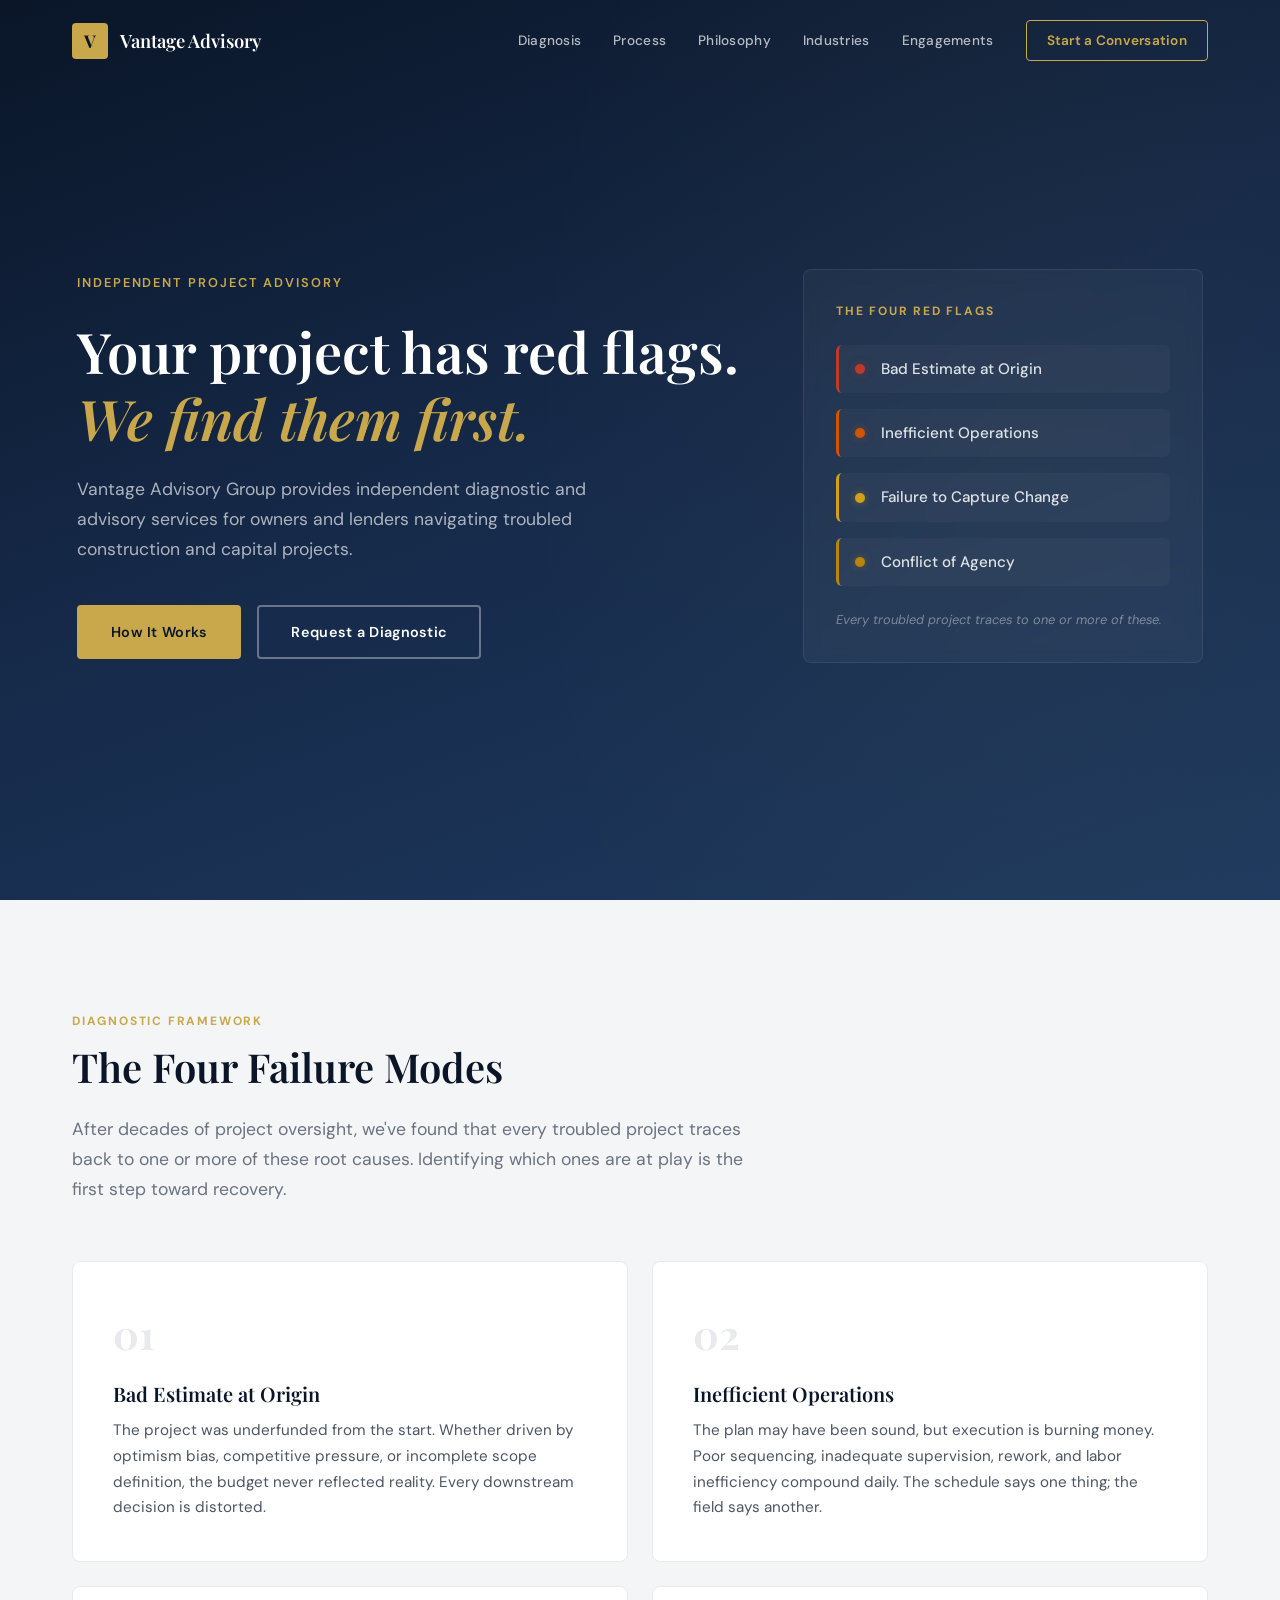
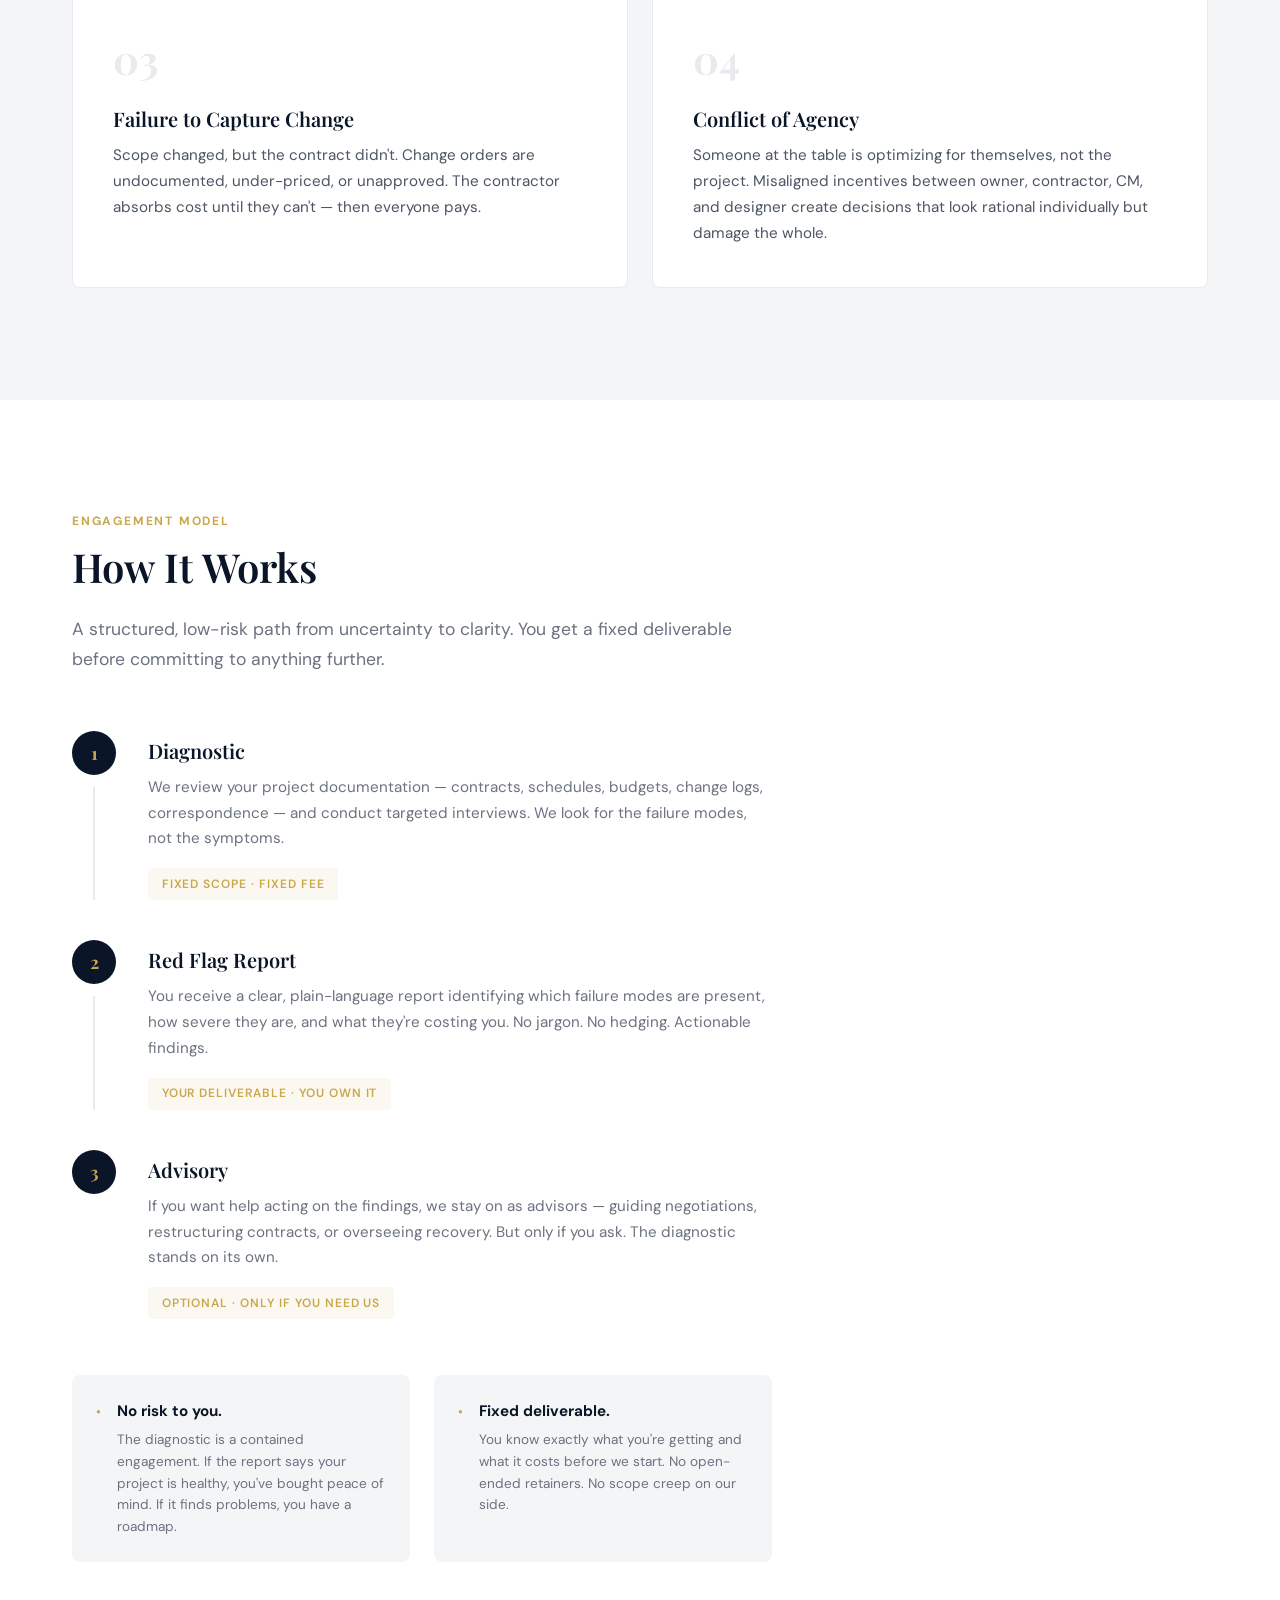
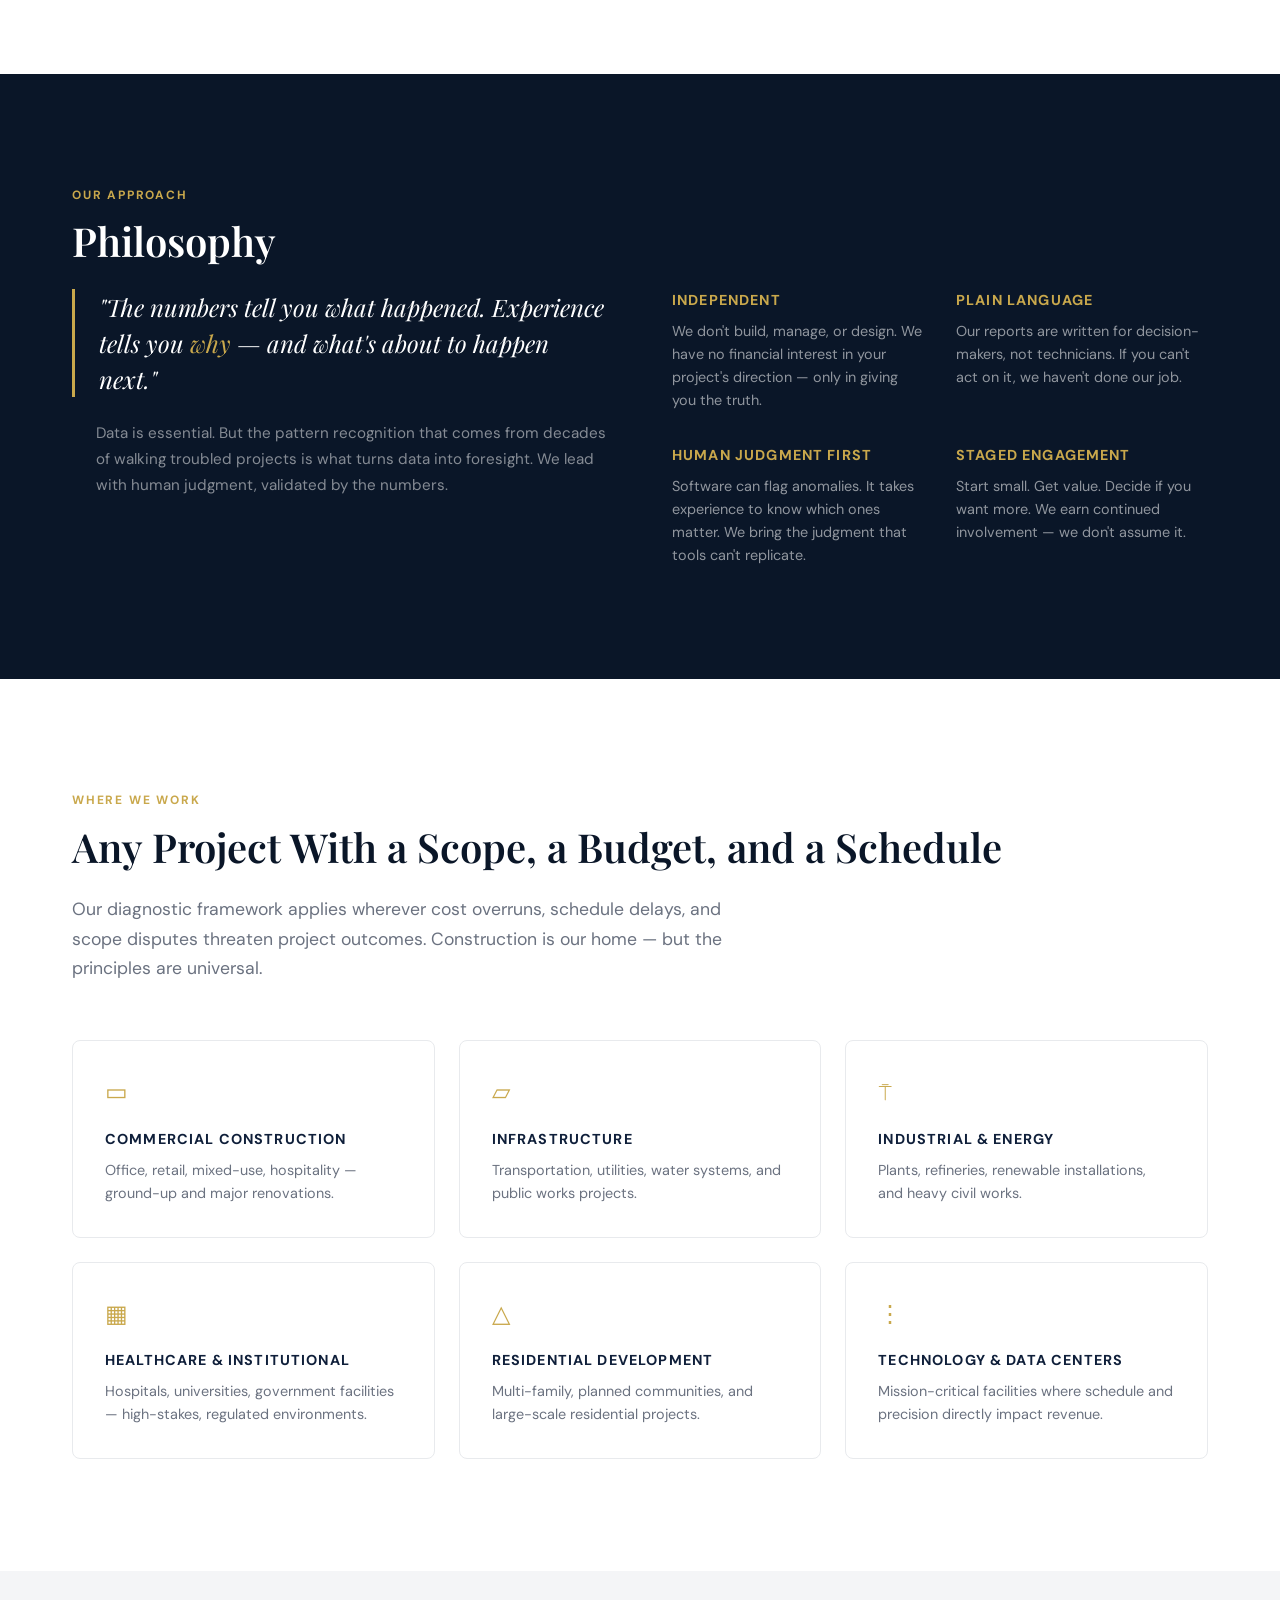
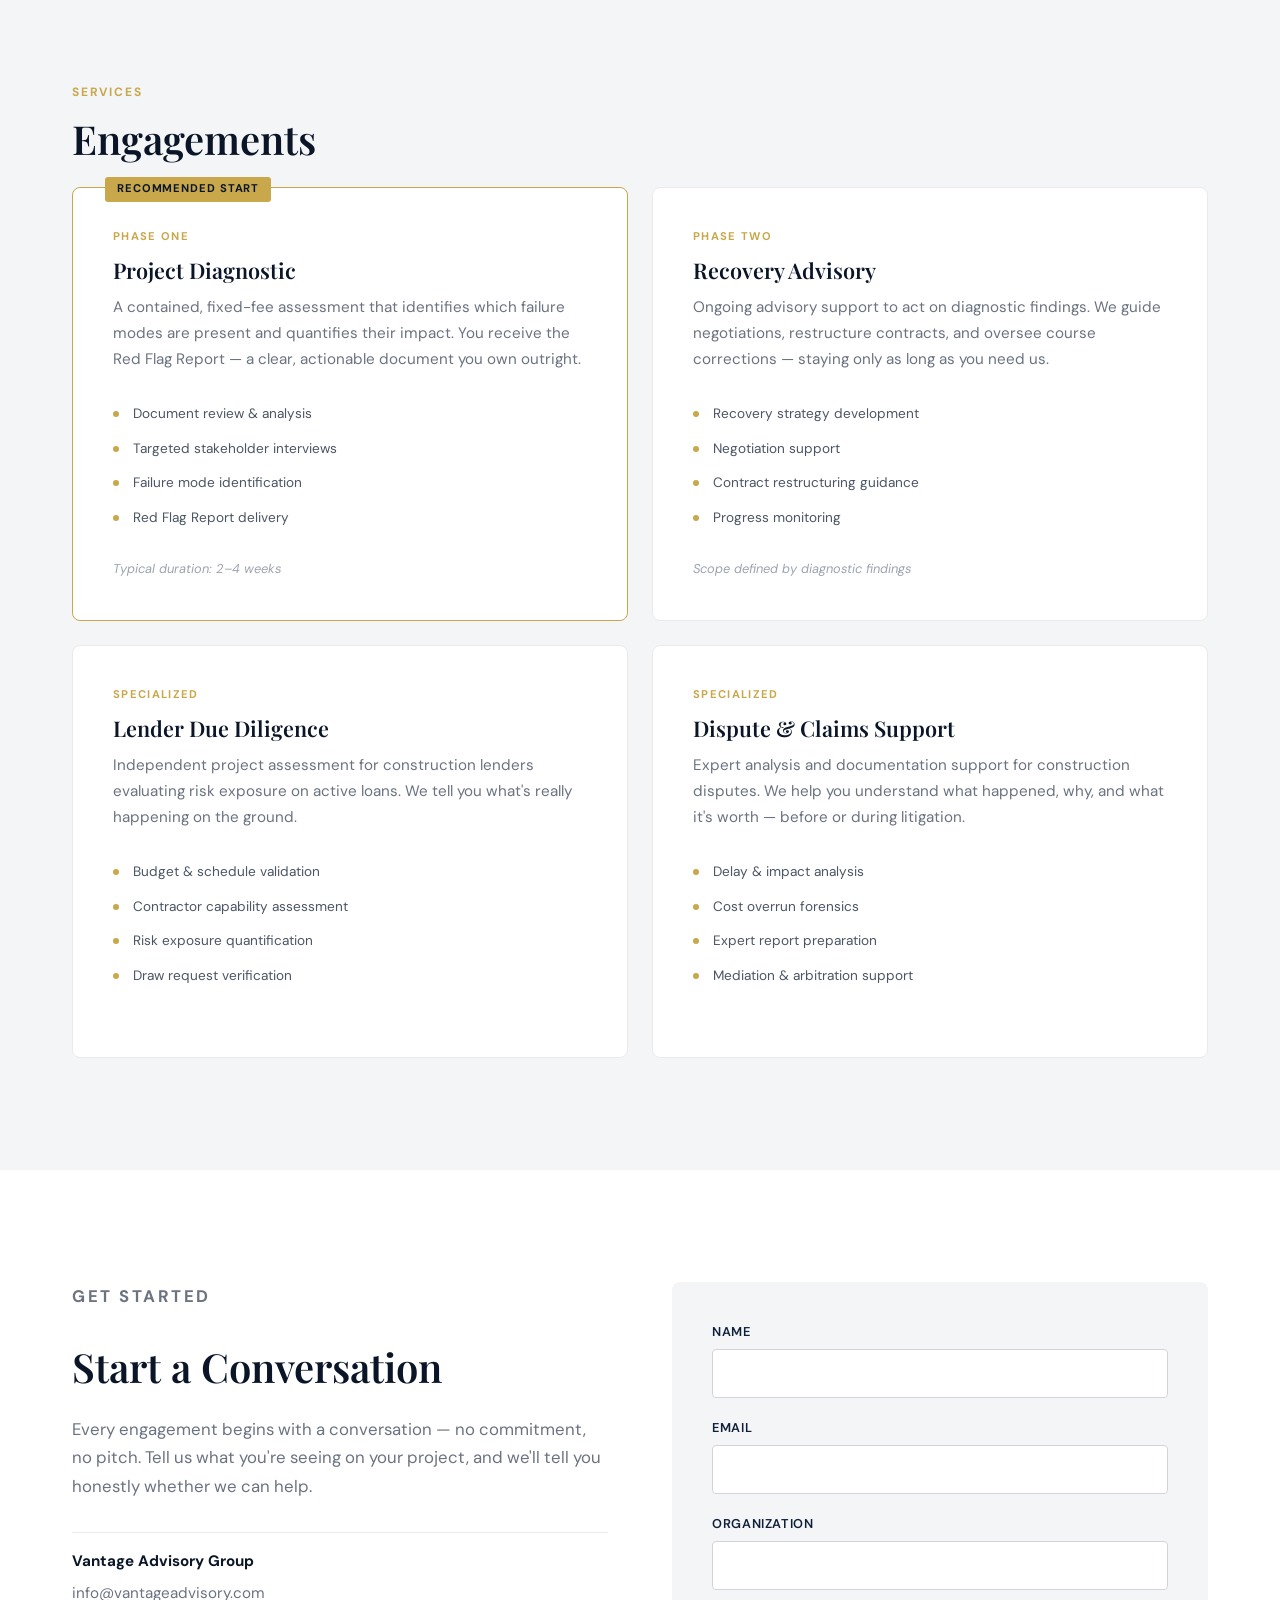
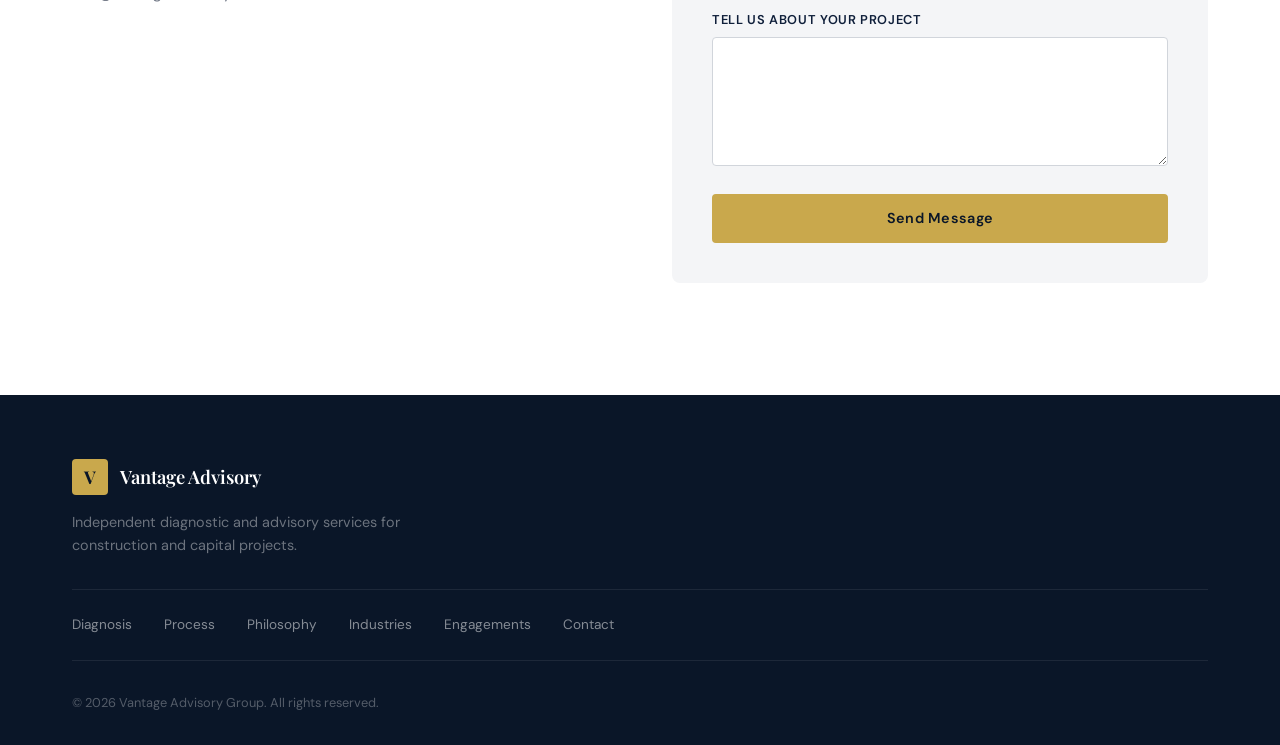
<file: index.html>
<!DOCTYPE html>
<html lang="en">
<head>
    <meta charset="UTF-8">
    <meta name="viewport" content="width=device-width, initial-scale=1.0">
    <title>Vantage Advisory Group — Construction & Capital Project Advisory</title>
    <meta name="description" content="Independent diagnostic and advisory services for troubled construction and capital projects. We find the red flags first.">
    <link rel="preconnect" href="https://fonts.googleapis.com">
    <link rel="preconnect" href="https://fonts.gstatic.com" crossorigin>
    <link href="https://fonts.googleapis.com/css2?family=DM+Sans:ital,wght@0,400;0,500;0,700;1,400&family=Playfair+Display:ital,wght@0,400;0,500;0,600;0,700;1,400;1,500&display=swap" rel="stylesheet">
    <link rel="stylesheet" href="styles.css">
</head>
<body>

    <!-- Navigation -->
    <nav class="nav" id="nav">
        <div class="nav-inner">
            <a href="#" class="logo">
                <span class="logo-mark">V</span>
                <span class="logo-text">Vantage Advisory</span>
            </a>
            <div class="nav-links" id="nav-links">
                <a href="#diagnosis">Diagnosis</a>
                <a href="#process">Process</a>
                <a href="#philosophy">Philosophy</a>
                <a href="#industries">Industries</a>
                <a href="#engagements">Engagements</a>
                <a href="#contact" class="nav-cta">Start a Conversation</a>
            </div>
            <button class="nav-toggle" id="nav-toggle" aria-label="Toggle navigation">
                <span></span>
                <span></span>
                <span></span>
            </button>
        </div>
    </nav>

    <!-- Hero -->
    <header class="hero">
        <div class="hero-inner">
            <div class="hero-content">
                <p class="hero-tag">Independent Project Advisory</p>
                <h1>Your project has red flags.<br><em>We find them first.</em></h1>
                <p class="hero-sub">Vantage Advisory Group provides independent diagnostic and advisory services for owners and lenders navigating troubled construction and capital projects.</p>
                <div class="hero-actions">
                    <a href="#process" class="btn btn-primary">How It Works</a>
                    <a href="#contact" class="btn btn-outline">Request a Diagnostic</a>
                </div>
            </div>
            <div class="hero-card">
                <div class="card-label">The Four Red Flags</div>
                <ul class="red-flag-list">
                    <li>
                        <span class="flag-indicator flag-red"></span>
                        <span>Bad Estimate at Origin</span>
                    </li>
                    <li>
                        <span class="flag-indicator flag-orange"></span>
                        <span>Inefficient Operations</span>
                    </li>
                    <li>
                        <span class="flag-indicator flag-yellow"></span>
                        <span>Failure to Capture Change</span>
                    </li>
                    <li>
                        <span class="flag-indicator flag-amber"></span>
                        <span>Conflict of Agency</span>
                    </li>
                </ul>
                <div class="card-footnote">Every troubled project traces to one or more of these.</div>
            </div>
        </div>
    </header>

    <!-- The Four Failure Modes -->
    <section class="section diagnosis" id="diagnosis">
        <div class="section-inner">
            <p class="section-tag">Diagnostic Framework</p>
            <h2>The Four Failure Modes</h2>
            <p class="section-lead">After decades of project oversight, we've found that every troubled project traces back to one or more of these root causes. Identifying which ones are at play is the first step toward recovery.</p>
            <div class="failure-grid">
                <div class="failure-card">
                    <div class="failure-number">01</div>
                    <h3>Bad Estimate at Origin</h3>
                    <p>The project was underfunded from the start. Whether driven by optimism bias, competitive pressure, or incomplete scope definition, the budget never reflected reality. Every downstream decision is distorted.</p>
                </div>
                <div class="failure-card">
                    <div class="failure-number">02</div>
                    <h3>Inefficient Operations</h3>
                    <p>The plan may have been sound, but execution is burning money. Poor sequencing, inadequate supervision, rework, and labor inefficiency compound daily. The schedule says one thing; the field says another.</p>
                </div>
                <div class="failure-card">
                    <div class="failure-number">03</div>
                    <h3>Failure to Capture Change</h3>
                    <p>Scope changed, but the contract didn't. Change orders are undocumented, under-priced, or unapproved. The contractor absorbs cost until they can't — then everyone pays.</p>
                </div>
                <div class="failure-card">
                    <div class="failure-number">04</div>
                    <h3>Conflict of Agency</h3>
                    <p>Someone at the table is optimizing for themselves, not the project. Misaligned incentives between owner, contractor, CM, and designer create decisions that look rational individually but damage the whole.</p>
                </div>
            </div>
        </div>
    </section>

    <!-- How It Works -->
    <section class="section process" id="process">
        <div class="section-inner">
            <p class="section-tag">Engagement Model</p>
            <h2>How It Works</h2>
            <p class="section-lead">A structured, low-risk path from uncertainty to clarity. You get a fixed deliverable before committing to anything further.</p>
            <div class="process-steps">
                <div class="process-step">
                    <div class="step-marker">
                        <span class="step-num">1</span>
                        <div class="step-line"></div>
                    </div>
                    <div class="step-content">
                        <h3>Diagnostic</h3>
                        <p>We review your project documentation — contracts, schedules, budgets, change logs, correspondence — and conduct targeted interviews. We look for the failure modes, not the symptoms.</p>
                        <div class="step-badge">Fixed scope · Fixed fee</div>
                    </div>
                </div>
                <div class="process-step">
                    <div class="step-marker">
                        <span class="step-num">2</span>
                        <div class="step-line"></div>
                    </div>
                    <div class="step-content">
                        <h3>Red Flag Report</h3>
                        <p>You receive a clear, plain-language report identifying which failure modes are present, how severe they are, and what they're costing you. No jargon. No hedging. Actionable findings.</p>
                        <div class="step-badge">Your deliverable · You own it</div>
                    </div>
                </div>
                <div class="process-step">
                    <div class="step-marker">
                        <span class="step-num">3</span>
                    </div>
                    <div class="step-content">
                        <h3>Advisory</h3>
                        <p>If you want help acting on the findings, we stay on as advisors — guiding negotiations, restructuring contracts, or overseeing recovery. But only if you ask. The diagnostic stands on its own.</p>
                        <div class="step-badge">Optional · Only if you need us</div>
                    </div>
                </div>
            </div>
            <div class="process-callouts">
                <div class="callout">
                    <div class="callout-icon">&#9679;</div>
                    <div>
                        <strong>No risk to you.</strong>
                        <p>The diagnostic is a contained engagement. If the report says your project is healthy, you've bought peace of mind. If it finds problems, you have a roadmap.</p>
                    </div>
                </div>
                <div class="callout">
                    <div class="callout-icon">&#9679;</div>
                    <div>
                        <strong>Fixed deliverable.</strong>
                        <p>You know exactly what you're getting and what it costs before we start. No open-ended retainers. No scope creep on our side.</p>
                    </div>
                </div>
            </div>
        </div>
    </section>

    <!-- Philosophy -->
    <section class="section philosophy" id="philosophy">
        <div class="section-inner">
            <p class="section-tag">Our Approach</p>
            <h2>Philosophy</h2>
            <div class="philosophy-layout">
                <div class="philosophy-quote">
                    <blockquote>
                        "The numbers tell you what happened. Experience tells you <em>why</em> — and what's about to happen next."
                    </blockquote>
                    <p class="quote-context">Data is essential. But the pattern recognition that comes from decades of walking troubled projects is what turns data into foresight. We lead with human judgment, validated by the numbers.</p>
                </div>
                <div class="philosophy-principles">
                    <div class="principle">
                        <h4>Independent</h4>
                        <p>We don't build, manage, or design. We have no financial interest in your project's direction — only in giving you the truth.</p>
                    </div>
                    <div class="principle">
                        <h4>Plain Language</h4>
                        <p>Our reports are written for decision-makers, not technicians. If you can't act on it, we haven't done our job.</p>
                    </div>
                    <div class="principle">
                        <h4>Human Judgment First</h4>
                        <p>Software can flag anomalies. It takes experience to know which ones matter. We bring the judgment that tools can't replicate.</p>
                    </div>
                    <div class="principle">
                        <h4>Staged Engagement</h4>
                        <p>Start small. Get value. Decide if you want more. We earn continued involvement — we don't assume it.</p>
                    </div>
                </div>
            </div>
        </div>
    </section>

    <!-- Industries -->
    <section class="section industries" id="industries">
        <div class="section-inner">
            <p class="section-tag">Where We Work</p>
            <h2>Any Project With a Scope, a Budget, and a Schedule</h2>
            <p class="section-lead">Our diagnostic framework applies wherever cost overruns, schedule delays, and scope disputes threaten project outcomes. Construction is our home — but the principles are universal.</p>
            <div class="industry-grid">
                <div class="industry-item">
                    <div class="industry-icon">&#9645;</div>
                    <h4>Commercial Construction</h4>
                    <p>Office, retail, mixed-use, hospitality — ground-up and major renovations.</p>
                </div>
                <div class="industry-item">
                    <div class="industry-icon">&#9649;</div>
                    <h4>Infrastructure</h4>
                    <p>Transportation, utilities, water systems, and public works projects.</p>
                </div>
                <div class="industry-item">
                    <div class="industry-icon">&#9041;</div>
                    <h4>Industrial & Energy</h4>
                    <p>Plants, refineries, renewable installations, and heavy civil works.</p>
                </div>
                <div class="industry-item">
                    <div class="industry-icon">&#9638;</div>
                    <h4>Healthcare & Institutional</h4>
                    <p>Hospitals, universities, government facilities — high-stakes, regulated environments.</p>
                </div>
                <div class="industry-item">
                    <div class="industry-icon">&#9651;</div>
                    <h4>Residential Development</h4>
                    <p>Multi-family, planned communities, and large-scale residential projects.</p>
                </div>
                <div class="industry-item">
                    <div class="industry-icon">&#8942;</div>
                    <h4>Technology & Data Centers</h4>
                    <p>Mission-critical facilities where schedule and precision directly impact revenue.</p>
                </div>
            </div>
        </div>
    </section>

    <!-- Engagements -->
    <section class="section engagements" id="engagements">
        <div class="section-inner">
            <p class="section-tag">Services</p>
            <h2>Engagements</h2>
            <div class="engagement-grid">
                <div class="engagement-card engagement-primary">
                    <div class="engagement-phase">Phase One</div>
                    <h3>Project Diagnostic</h3>
                    <p>A contained, fixed-fee assessment that identifies which failure modes are present and quantifies their impact. You receive the Red Flag Report — a clear, actionable document you own outright.</p>
                    <ul class="engagement-includes">
                        <li>Document review & analysis</li>
                        <li>Targeted stakeholder interviews</li>
                        <li>Failure mode identification</li>
                        <li>Red Flag Report delivery</li>
                    </ul>
                    <div class="engagement-note">Typical duration: 2–4 weeks</div>
                </div>
                <div class="engagement-card">
                    <div class="engagement-phase">Phase Two</div>
                    <h3>Recovery Advisory</h3>
                    <p>Ongoing advisory support to act on diagnostic findings. We guide negotiations, restructure contracts, and oversee course corrections — staying only as long as you need us.</p>
                    <ul class="engagement-includes">
                        <li>Recovery strategy development</li>
                        <li>Negotiation support</li>
                        <li>Contract restructuring guidance</li>
                        <li>Progress monitoring</li>
                    </ul>
                    <div class="engagement-note">Scope defined by diagnostic findings</div>
                </div>
                <div class="engagement-card">
                    <div class="engagement-phase">Specialized</div>
                    <h3>Lender Due Diligence</h3>
                    <p>Independent project assessment for construction lenders evaluating risk exposure on active loans. We tell you what's really happening on the ground.</p>
                    <ul class="engagement-includes">
                        <li>Budget & schedule validation</li>
                        <li>Contractor capability assessment</li>
                        <li>Risk exposure quantification</li>
                        <li>Draw request verification</li>
                    </ul>
                </div>
                <div class="engagement-card">
                    <div class="engagement-phase">Specialized</div>
                    <h3>Dispute & Claims Support</h3>
                    <p>Expert analysis and documentation support for construction disputes. We help you understand what happened, why, and what it's worth — before or during litigation.</p>
                    <ul class="engagement-includes">
                        <li>Delay & impact analysis</li>
                        <li>Cost overrun forensics</li>
                        <li>Expert report preparation</li>
                        <li>Mediation & arbitration support</li>
                    </ul>
                </div>
            </div>
        </div>
    </section>

    <!-- Contact -->
    <section class="section contact" id="contact">
        <div class="section-inner">
            <div class="contact-layout">
                <div class="contact-text">
                    <p class="section-tag">Get Started</p>
                    <h2>Start a Conversation</h2>
                    <p>Every engagement begins with a conversation — no commitment, no pitch. Tell us what you're seeing on your project, and we'll tell you honestly whether we can help.</p>
                    <div class="contact-details">
                        <p><strong>Vantage Advisory Group</strong></p>
                        <p>info@vantageadvisory.com</p>
                    </div>
                </div>
                <form class="contact-form" id="contact-form">
                    <div class="form-group">
                        <label for="name">Name</label>
                        <input type="text" id="name" name="name" required>
                    </div>
                    <div class="form-group">
                        <label for="email">Email</label>
                        <input type="email" id="email" name="email" required>
                    </div>
                    <div class="form-group">
                        <label for="organization">Organization</label>
                        <input type="text" id="organization" name="organization">
                    </div>
                    <div class="form-group">
                        <label for="message">Tell us about your project</label>
                        <textarea id="message" name="message" rows="5" required></textarea>
                    </div>
                    <button type="submit" class="btn btn-primary btn-full">Send Message</button>
                </form>
            </div>
        </div>
    </section>

    <!-- Footer -->
    <footer class="footer">
        <div class="footer-inner">
            <div class="footer-brand">
                <a href="#" class="logo">
                    <span class="logo-mark">V</span>
                    <span class="logo-text">Vantage Advisory</span>
                </a>
                <p>Independent diagnostic and advisory services for construction and capital projects.</p>
            </div>
            <div class="footer-links">
                <a href="#diagnosis">Diagnosis</a>
                <a href="#process">Process</a>
                <a href="#philosophy">Philosophy</a>
                <a href="#industries">Industries</a>
                <a href="#engagements">Engagements</a>
                <a href="#contact">Contact</a>
            </div>
            <div class="footer-bottom">
                <p>&copy; 2026 Vantage Advisory Group. All rights reserved.</p>
            </div>
        </div>
    </footer>

    <script src="main.js"></script>
</body>
</html>
</file>
<file: styles.css>
/* ========================================
   Vantage Advisory Group
   Design System & Styles
   ======================================== */

/* --- Variables --- */
:root {
    --navy-900: #0a1628;
    --navy-800: #0f1f3a;
    --navy-700: #162a4a;
    --navy-600: #1e3a5f;
    --navy-500: #2a4a73;
    --gold-400: #c9a84c;
    --gold-300: #d4b965;
    --gold-200: #e0cb84;
    --gold-100: #f0e6c4;
    --white: #ffffff;
    --gray-100: #f4f5f7;
    --gray-200: #e8eaed;
    --gray-300: #d1d5db;
    --gray-400: #9ca3af;
    --gray-500: #6b7280;
    --gray-600: #4b5563;
    --red-flag: #c0392b;
    --orange-flag: #d35400;
    --yellow-flag: #d4a017;
    --amber-flag: #b8860b;
    --font-display: 'Playfair Display', Georgia, 'Times New Roman', serif;
    --font-body: 'DM Sans', -apple-system, BlinkMacSystemFont, 'Segoe UI', sans-serif;
    --max-width: 1200px;
    --transition: 0.3s ease;
}

/* --- Reset --- */
*, *::before, *::after {
    margin: 0;
    padding: 0;
    box-sizing: border-box;
}

html {
    scroll-behavior: smooth;
    -webkit-font-smoothing: antialiased;
    -moz-osx-font-smoothing: grayscale;
}

body {
    font-family: var(--font-body);
    font-size: 16px;
    line-height: 1.6;
    color: var(--gray-600);
    background: var(--white);
}

img { max-width: 100%; display: block; }
a { color: inherit; text-decoration: none; }
ul { list-style: none; }

/* --- Typography --- */
h1, h2, h3 {
    font-family: var(--font-display);
    color: var(--navy-900);
    line-height: 1.2;
    font-weight: 600;
}

h1 { font-size: clamp(2.25rem, 5vw, 3.5rem); }
h2 { font-size: clamp(1.75rem, 3.5vw, 2.5rem); margin-bottom: 1.5rem; }
h3 { font-size: 1.25rem; margin-bottom: 0.75rem; }
h4 { font-family: var(--font-body); font-weight: 700; font-size: 0.9rem; text-transform: uppercase; letter-spacing: 0.08em; color: var(--navy-800); margin-bottom: 0.5rem; }

em { font-style: italic; color: var(--gold-400); }

/* --- Buttons --- */
.btn {
    display: inline-block;
    padding: 0.85rem 2rem;
    font-family: var(--font-body);
    font-size: 0.9rem;
    font-weight: 600;
    letter-spacing: 0.02em;
    border-radius: 4px;
    border: 2px solid transparent;
    cursor: pointer;
    transition: all var(--transition);
}

.btn-primary {
    background: var(--gold-400);
    color: var(--navy-900);
    border-color: var(--gold-400);
}

.btn-primary:hover {
    background: var(--gold-300);
    border-color: var(--gold-300);
    transform: translateY(-1px);
}

.btn-outline {
    background: transparent;
    color: var(--white);
    border-color: rgba(255,255,255,0.35);
}

.btn-outline:hover {
    border-color: var(--gold-400);
    color: var(--gold-400);
}

.btn-full { width: 100%; text-align: center; }

/* --- Navigation --- */
.nav {
    position: fixed;
    top: 0;
    left: 0;
    right: 0;
    z-index: 1000;
    padding: 1.25rem 0;
    transition: all var(--transition);
}

.nav.scrolled {
    background: rgba(10, 22, 40, 0.97);
    backdrop-filter: blur(12px);
    padding: 0.75rem 0;
    box-shadow: 0 2px 20px rgba(0,0,0,0.15);
}

.nav-inner {
    max-width: var(--max-width);
    margin: 0 auto;
    padding: 0 2rem;
    display: flex;
    align-items: center;
    justify-content: space-between;
}

.logo {
    display: flex;
    align-items: center;
    gap: 0.75rem;
}

.logo-mark {
    display: inline-flex;
    align-items: center;
    justify-content: center;
    width: 36px;
    height: 36px;
    background: var(--gold-400);
    color: var(--navy-900);
    font-family: var(--font-display);
    font-weight: 700;
    font-size: 1.1rem;
    border-radius: 4px;
}

.logo-text {
    font-family: var(--font-display);
    font-size: 1.15rem;
    font-weight: 600;
    color: var(--white);
}

.nav-links {
    display: flex;
    align-items: center;
    gap: 2rem;
}

.nav-links a {
    font-size: 0.85rem;
    font-weight: 500;
    color: rgba(255,255,255,0.7);
    letter-spacing: 0.02em;
    transition: color var(--transition);
}

.nav-links a:hover {
    color: var(--white);
}

.nav-cta {
    padding: 0.55rem 1.25rem;
    border: 1.5px solid var(--gold-400);
    border-radius: 4px;
    color: var(--gold-400) !important;
    font-weight: 600 !important;
}

.nav-cta:hover {
    background: var(--gold-400);
    color: var(--navy-900) !important;
}

.nav-toggle {
    display: none;
    flex-direction: column;
    gap: 5px;
    background: none;
    border: none;
    cursor: pointer;
    padding: 4px;
}

.nav-toggle span {
    display: block;
    width: 24px;
    height: 2px;
    background: var(--white);
    border-radius: 2px;
    transition: all var(--transition);
}

/* --- Hero --- */
.hero {
    background: linear-gradient(160deg, var(--navy-900) 0%, var(--navy-700) 50%, var(--navy-600) 100%);
    min-height: 100vh;
    display: flex;
    align-items: center;
    padding: 8rem 0 6rem;
    position: relative;
    overflow: hidden;
}

.hero::before {
    content: '';
    position: absolute;
    top: -50%;
    right: -20%;
    width: 80%;
    height: 200%;
    background: radial-gradient(ellipse, rgba(201,168,76,0.04) 0%, transparent 70%);
    pointer-events: none;
}

.hero-inner {
    max-width: var(--max-width);
    margin: 0 auto;
    padding: 0 2rem;
    display: grid;
    grid-template-columns: 1fr 400px;
    gap: 4rem;
    align-items: center;
}

.hero-tag {
    font-size: 0.8rem;
    font-weight: 600;
    text-transform: uppercase;
    letter-spacing: 0.15em;
    color: var(--gold-400);
    margin-bottom: 1.5rem;
}

.hero h1 {
    color: var(--white);
    margin-bottom: 1.5rem;
}

.hero-sub {
    font-size: 1.1rem;
    color: rgba(255,255,255,0.65);
    line-height: 1.7;
    max-width: 540px;
    margin-bottom: 2.5rem;
}

.hero-actions {
    display: flex;
    gap: 1rem;
    flex-wrap: wrap;
}

/* Hero Card */
.hero-card {
    background: rgba(255,255,255,0.04);
    border: 1px solid rgba(255,255,255,0.08);
    border-radius: 8px;
    padding: 2rem;
    backdrop-filter: blur(8px);
}

.card-label {
    font-size: 0.75rem;
    font-weight: 700;
    text-transform: uppercase;
    letter-spacing: 0.15em;
    color: var(--gold-400);
    margin-bottom: 1.5rem;
}

.red-flag-list {
    display: flex;
    flex-direction: column;
    gap: 1rem;
}

.red-flag-list li {
    display: flex;
    align-items: center;
    gap: 1rem;
    color: rgba(255,255,255,0.85);
    font-size: 0.95rem;
    font-weight: 500;
    padding: 0.75rem 1rem;
    background: rgba(255,255,255,0.03);
    border-radius: 6px;
    border-left: 3px solid transparent;
    transition: all var(--transition);
}

.red-flag-list li:nth-child(1) { border-left-color: var(--red-flag); }
.red-flag-list li:nth-child(2) { border-left-color: var(--orange-flag); }
.red-flag-list li:nth-child(3) { border-left-color: var(--yellow-flag); }
.red-flag-list li:nth-child(4) { border-left-color: var(--amber-flag); }

.flag-indicator {
    width: 10px;
    height: 10px;
    border-radius: 50%;
    flex-shrink: 0;
}

.flag-red { background: var(--red-flag); box-shadow: 0 0 8px rgba(192,57,43,0.4); }
.flag-orange { background: var(--orange-flag); box-shadow: 0 0 8px rgba(211,84,0,0.4); }
.flag-yellow { background: var(--yellow-flag); box-shadow: 0 0 8px rgba(212,160,23,0.4); }
.flag-amber { background: var(--amber-flag); box-shadow: 0 0 8px rgba(184,134,11,0.4); }

.card-footnote {
    margin-top: 1.5rem;
    font-size: 0.8rem;
    color: rgba(255,255,255,0.4);
    font-style: italic;
}

/* --- Sections --- */
.section {
    padding: 7rem 0;
}

.section-inner {
    max-width: var(--max-width);
    margin: 0 auto;
    padding: 0 2rem;
}

.section-tag {
    font-size: 0.75rem;
    font-weight: 700;
    text-transform: uppercase;
    letter-spacing: 0.15em;
    color: var(--gold-400);
    margin-bottom: 0.75rem;
}

.section-lead {
    font-size: 1.1rem;
    color: var(--gray-500);
    max-width: 680px;
    line-height: 1.7;
    margin-bottom: 3.5rem;
}

/* --- Diagnosis / Four Failure Modes --- */
.diagnosis {
    background: var(--gray-100);
}

.failure-grid {
    display: grid;
    grid-template-columns: repeat(2, 1fr);
    gap: 1.5rem;
}

.failure-card {
    background: var(--white);
    padding: 2.5rem;
    border-radius: 8px;
    border: 1px solid var(--gray-200);
    transition: all 0.4s ease;
    position: relative;
}

.failure-card:hover {
    background: var(--navy-900);
    border-color: var(--navy-700);
    transform: translateY(-3px);
    box-shadow: 0 12px 40px rgba(10,22,40,0.2);
}

.failure-card:hover .failure-number,
.failure-card:hover h3 {
    color: var(--white);
}

.failure-card:hover h3 {
    color: var(--gold-400);
}

.failure-card:hover p {
    color: rgba(255,255,255,0.65);
}

.failure-number {
    font-family: var(--font-display);
    font-size: 2.5rem;
    font-weight: 700;
    color: var(--gray-200);
    margin-bottom: 1rem;
    transition: color var(--transition);
}

.failure-card:hover .failure-number {
    color: var(--navy-600);
}

.failure-card h3 {
    transition: color var(--transition);
}

.failure-card p {
    font-size: 0.95rem;
    line-height: 1.7;
    transition: color var(--transition);
}

/* --- Process --- */
.process-steps {
    max-width: 700px;
    margin-bottom: 3.5rem;
}

.process-step {
    display: flex;
    gap: 2rem;
    padding-bottom: 2.5rem;
}

.process-step:last-child { padding-bottom: 0; }

.step-marker {
    display: flex;
    flex-direction: column;
    align-items: center;
    flex-shrink: 0;
}

.step-num {
    display: inline-flex;
    align-items: center;
    justify-content: center;
    width: 44px;
    height: 44px;
    background: var(--navy-900);
    color: var(--gold-400);
    font-family: var(--font-display);
    font-weight: 700;
    font-size: 1.1rem;
    border-radius: 50%;
    flex-shrink: 0;
}

.step-line {
    width: 2px;
    flex: 1;
    background: var(--gray-200);
    margin-top: 0.75rem;
}

.step-content h3 {
    margin-top: 0.5rem;
}

.step-content p {
    font-size: 0.95rem;
    line-height: 1.7;
    color: var(--gray-500);
    margin-bottom: 1rem;
}

.step-badge {
    display: inline-block;
    font-size: 0.75rem;
    font-weight: 600;
    text-transform: uppercase;
    letter-spacing: 0.08em;
    color: var(--gold-400);
    background: rgba(201,168,76,0.08);
    padding: 0.4rem 0.85rem;
    border-radius: 4px;
}

.process-callouts {
    display: grid;
    grid-template-columns: repeat(2, 1fr);
    gap: 1.5rem;
    max-width: 700px;
}

.callout {
    display: flex;
    gap: 1rem;
    padding: 1.5rem;
    background: var(--gray-100);
    border-radius: 8px;
}

.callout-icon {
    color: var(--gold-400);
    font-size: 0.5rem;
    margin-top: 0.35rem;
    flex-shrink: 0;
}

.callout strong {
    display: block;
    font-size: 0.95rem;
    color: var(--navy-900);
    margin-bottom: 0.35rem;
}

.callout p {
    font-size: 0.85rem;
    line-height: 1.6;
    color: var(--gray-500);
}

/* --- Philosophy --- */
.philosophy {
    background: var(--navy-900);
}

.philosophy .section-tag {
    color: var(--gold-400);
}

.philosophy h2 {
    color: var(--white);
}

.philosophy-layout {
    display: grid;
    grid-template-columns: 1fr 1fr;
    gap: 4rem;
}

.philosophy-quote blockquote {
    font-family: var(--font-display);
    font-size: 1.5rem;
    font-weight: 400;
    font-style: italic;
    color: var(--white);
    line-height: 1.5;
    margin-bottom: 1.5rem;
    padding-left: 1.5rem;
    border-left: 3px solid var(--gold-400);
}

.quote-context {
    font-size: 0.95rem;
    color: rgba(255,255,255,0.5);
    line-height: 1.7;
    padding-left: 1.5rem;
}

.philosophy-principles {
    display: grid;
    grid-template-columns: 1fr 1fr;
    gap: 2rem;
}

.principle h4 {
    color: var(--gold-400);
}

.principle p {
    font-size: 0.9rem;
    color: rgba(255,255,255,0.55);
    line-height: 1.6;
}

/* --- Industries --- */
.industries {
    background: var(--white);
}

.industry-grid {
    display: grid;
    grid-template-columns: repeat(3, 1fr);
    gap: 1.5rem;
}

.industry-item {
    padding: 2rem;
    border: 1px solid var(--gray-200);
    border-radius: 8px;
    transition: all var(--transition);
}

.industry-item:hover {
    border-color: var(--gold-400);
    transform: translateY(-2px);
    box-shadow: 0 6px 20px rgba(0,0,0,0.06);
}

.industry-icon {
    font-size: 1.5rem;
    color: var(--gold-400);
    margin-bottom: 1rem;
}

.industry-item h4 {
    margin-bottom: 0.5rem;
}

.industry-item p {
    font-size: 0.9rem;
    color: var(--gray-500);
    line-height: 1.6;
}

@media (max-width: 968px) {
    .industry-grid {
        grid-template-columns: repeat(2, 1fr);
    }
}

@media (max-width: 640px) {
    .industry-grid {
        grid-template-columns: 1fr;
    }
}

/* --- Engagements --- */
.engagements {
    background: var(--gray-100);
}

.engagement-grid {
    display: grid;
    grid-template-columns: repeat(2, 1fr);
    gap: 1.5rem;
}

.engagement-card {
    background: var(--white);
    padding: 2.5rem;
    border-radius: 8px;
    border: 1px solid var(--gray-200);
    transition: all var(--transition);
}

.engagement-card:hover {
    transform: translateY(-3px);
    box-shadow: 0 8px 30px rgba(0,0,0,0.08);
}

.engagement-primary {
    border-color: var(--gold-400);
    position: relative;
}

.engagement-primary::before {
    content: 'Recommended Start';
    position: absolute;
    top: -0.65rem;
    left: 2rem;
    background: var(--gold-400);
    color: var(--navy-900);
    font-size: 0.7rem;
    font-weight: 700;
    text-transform: uppercase;
    letter-spacing: 0.08em;
    padding: 0.2rem 0.75rem;
    border-radius: 3px;
}

.engagement-phase {
    font-size: 0.7rem;
    font-weight: 700;
    text-transform: uppercase;
    letter-spacing: 0.12em;
    color: var(--gold-400);
    margin-bottom: 0.75rem;
}

.engagement-card h3 {
    font-size: 1.35rem;
}

.engagement-card > p {
    font-size: 0.95rem;
    color: var(--gray-500);
    line-height: 1.7;
    margin-bottom: 1.5rem;
}

.engagement-includes {
    margin-bottom: 1.5rem;
}

.engagement-includes li {
    font-size: 0.85rem;
    color: var(--gray-600);
    padding: 0.4rem 0;
    padding-left: 1.25rem;
    position: relative;
}

.engagement-includes li::before {
    content: '';
    position: absolute;
    left: 0;
    top: 50%;
    transform: translateY(-50%);
    width: 6px;
    height: 6px;
    background: var(--gold-400);
    border-radius: 50%;
}

.engagement-note {
    font-size: 0.8rem;
    color: var(--gray-400);
    font-style: italic;
}

/* --- Contact --- */
.contact {
    background: var(--white);
}

.contact-layout {
    display: grid;
    grid-template-columns: 1fr 1fr;
    gap: 4rem;
    align-items: start;
}

.contact-text p {
    font-size: 1.05rem;
    color: var(--gray-500);
    line-height: 1.7;
    margin-bottom: 2rem;
}

.contact-details {
    padding-top: 1rem;
    border-top: 1px solid var(--gray-200);
}

.contact-details p {
    font-size: 0.95rem;
    margin-bottom: 0.35rem;
}

.contact-details strong {
    color: var(--navy-900);
}

.contact-form {
    background: var(--gray-100);
    padding: 2.5rem;
    border-radius: 8px;
}

.form-group {
    margin-bottom: 1.25rem;
}

.form-group label {
    display: block;
    font-size: 0.8rem;
    font-weight: 600;
    color: var(--navy-800);
    margin-bottom: 0.4rem;
    text-transform: uppercase;
    letter-spacing: 0.05em;
}

.form-group input,
.form-group textarea {
    width: 100%;
    padding: 0.85rem 1rem;
    font-family: var(--font-body);
    font-size: 0.95rem;
    color: var(--navy-900);
    background: var(--white);
    border: 1px solid var(--gray-300);
    border-radius: 4px;
    transition: border-color var(--transition);
    outline: none;
}

.form-group input:focus,
.form-group textarea:focus {
    border-color: var(--gold-400);
}

.form-group textarea {
    resize: vertical;
}

/* --- Footer --- */
.footer {
    background: var(--navy-900);
    padding: 4rem 0 2rem;
}

.footer-inner {
    max-width: var(--max-width);
    margin: 0 auto;
    padding: 0 2rem;
}

.footer-brand {
    margin-bottom: 2rem;
}

.footer-brand p {
    color: rgba(255,255,255,0.4);
    font-size: 0.9rem;
    margin-top: 1rem;
    max-width: 360px;
}

.footer-links {
    display: flex;
    gap: 2rem;
    padding: 1.5rem 0;
    border-top: 1px solid rgba(255,255,255,0.08);
    border-bottom: 1px solid rgba(255,255,255,0.08);
    margin-bottom: 2rem;
}

.footer-links a {
    font-size: 0.85rem;
    color: rgba(255,255,255,0.5);
    transition: color var(--transition);
}

.footer-links a:hover {
    color: var(--gold-400);
}

.footer-bottom p {
    font-size: 0.8rem;
    color: rgba(255,255,255,0.3);
}

/* --- Animations --- */
.fade-in {
    opacity: 0;
    transform: translateY(24px);
    transition: opacity 0.6s ease, transform 0.6s ease;
}

.fade-in.visible {
    opacity: 1;
    transform: translateY(0);
}

/* --- Responsive --- */
@media (max-width: 968px) {
    .hero-inner {
        grid-template-columns: 1fr;
        gap: 3rem;
    }

    .hero-card {
        max-width: 420px;
    }

    .failure-grid {
        grid-template-columns: 1fr;
    }

    .philosophy-layout {
        grid-template-columns: 1fr;
        gap: 3rem;
    }

    .engagement-grid {
        grid-template-columns: 1fr;
    }

    .contact-layout {
        grid-template-columns: 1fr;
        gap: 3rem;
    }

    .process-callouts {
        grid-template-columns: 1fr;
    }
}

@media (max-width: 640px) {
    .nav-links {
        display: none;
        position: absolute;
        top: 100%;
        left: 0;
        right: 0;
        background: rgba(10, 22, 40, 0.98);
        flex-direction: column;
        padding: 1.5rem 2rem;
        gap: 1rem;
        border-top: 1px solid rgba(255,255,255,0.08);
    }

    .nav-links.open {
        display: flex;
    }

    .nav-toggle {
        display: flex;
    }

    .nav-cta {
        align-self: flex-start;
    }

    .hero {
        padding: 7rem 0 4rem;
        min-height: auto;
    }

    .hero h1 {
        font-size: 2rem;
    }

    .hero-actions {
        flex-direction: column;
    }

    .hero-actions .btn {
        text-align: center;
    }

    .section {
        padding: 4.5rem 0;
    }

    .philosophy-principles {
        grid-template-columns: 1fr;
    }

    .failure-card {
        padding: 2rem;
    }

    .engagement-card {
        padding: 2rem;
    }

    .philosophy-quote blockquote {
        font-size: 1.25rem;
    }
}
</file>
